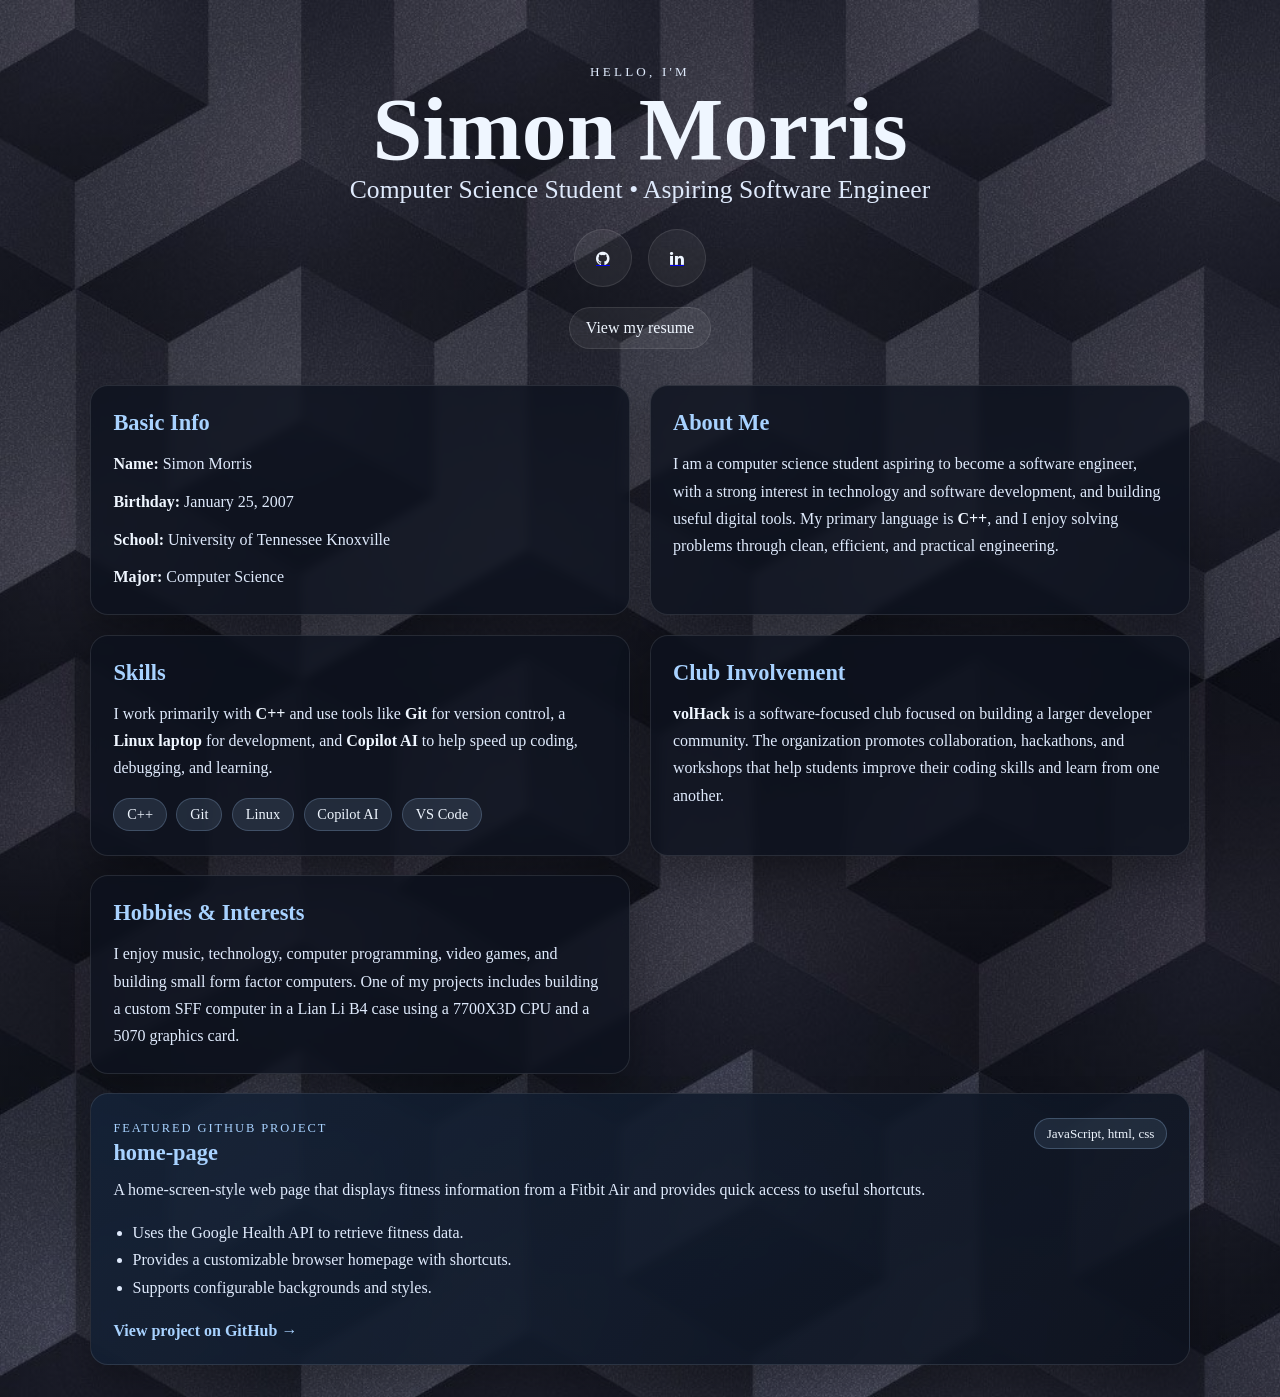
<file: index.html>
<!DOCTYPE html>
<html lang="en">
  <head>
   <meta charset="UTF-8" />
   <meta name="viewport" content="width=device-width, initial-scale=1.0" />
   <title>Simon Morris | Profile</title>
   <link rel="stylesheet" href="./styles/style.css" />
   <link
     rel="stylesheet"
     href="https://cdnjs.cloudflare.com/ajax/libs/font-awesome/4.7.0/css/font-awesome.min.css"
   />
  </head>
  <body>
   <div class="page-shell">
     <header class="hero">
       <p class="eyebrow">Hello, I'm</p>
       <h1>Simon Morris</h1>
       <p class="subtitle">Computer Science Student • Aspiring Software Engineer</p>

       <div class="social-links" aria-label="Social links">
         <a href="https://github.com/Arxie-png" target="_blank" rel="noreferrer" aria-label="GitHub">
           <i class="fa fa-github"></i>
         </a>
         <a href="https://www.linkedin.com/in/simon-morris-4237a4299/" target="_blank" rel="noreferrer" aria-label="LinkedIn">
           <i class="fa fa-linkedin"></i>
         </a>
       </div>
       <a class="resume-link" href="./resume.html">View my resume</a>
     </header>

     <main class="profile-grid">
       <section class="info-box">
         <h2>Basic Info</h2>
         <ul class="details-list">
           <li><span>Name:</span> Simon Morris</li>
           <li><span>Birthday:</span> January 25, 2007</li>
           <li><span>School:</span> University of Tennessee Knoxville</li>
           <li><span>Major:</span> Computer Science</li>
         </ul>
       </section>

       <section class="info-box">
         <h2>About Me</h2>
         <p>
           I am a computer science student aspiring to become a software engineer, with a strong interest in technology and software development,
           and building useful digital tools. My primary language is <strong>C++</strong>, and I enjoy solving
           problems through clean, efficient, and practical engineering.
         </p>
       </section>

       <section class="info-box">
         <h2>Skills</h2>
         <p>
           I work primarily with <strong>C++</strong> and use tools like <strong>Git</strong> for version control,
           a <strong>Linux laptop</strong> for development, and <strong>Copilot AI</strong> to help speed up coding,
           debugging, and learning.
         </p>
         <div class="skill-list" aria-label="Skill tags">
           <span class="skill-tag">C++</span>
           <span class="skill-tag">Git</span>
           <span class="skill-tag">Linux</span>
           <span class="skill-tag">Copilot AI</span>
           <span class="skill-tag">VS Code</span>
         </div>
       </section>

       <section class="info-box">
         <h2>Club Involvement</h2>
         <p>
           <strong>volHack</strong> is a software-focused club focused on building a larger developer community.
           The organization promotes collaboration, hackathons, and workshops that help students improve their
           coding skills and learn from one another.
         </p>
       </section>

       <section class="info-box">
         <h2>Hobbies & Interests</h2>
         <p>
           I enjoy music, technology, computer programming, video games, and building small form factor computers.
           One of my projects includes building a custom SFF computer in a Lian Li B4 case using a 7700X3D CPU
           and a 5070 graphics card.
         </p>
       </section>

       <section class="info-box featured-project">
         <div class="project-heading">
           <div>
             <p class="project-label">Featured GitHub Project</p>
             <h2 id="project-title"></h2>
           </div>
           <span class="project-language" id="project-language"></span>
         </div>
         <p id="project-description"></p>
         <ul class="project-highlights" id="project-highlights"></ul>
         <a
           class="project-link"
           id="project-link"
           target="_blank"
           rel="noreferrer"
         >
           View project on GitHub <span aria-hidden="true">&rarr;</span>
         </a>
       </section>
     </main>
   </div>
   <script src="./project-config.js"></script>
  </body>
</html>
</file>
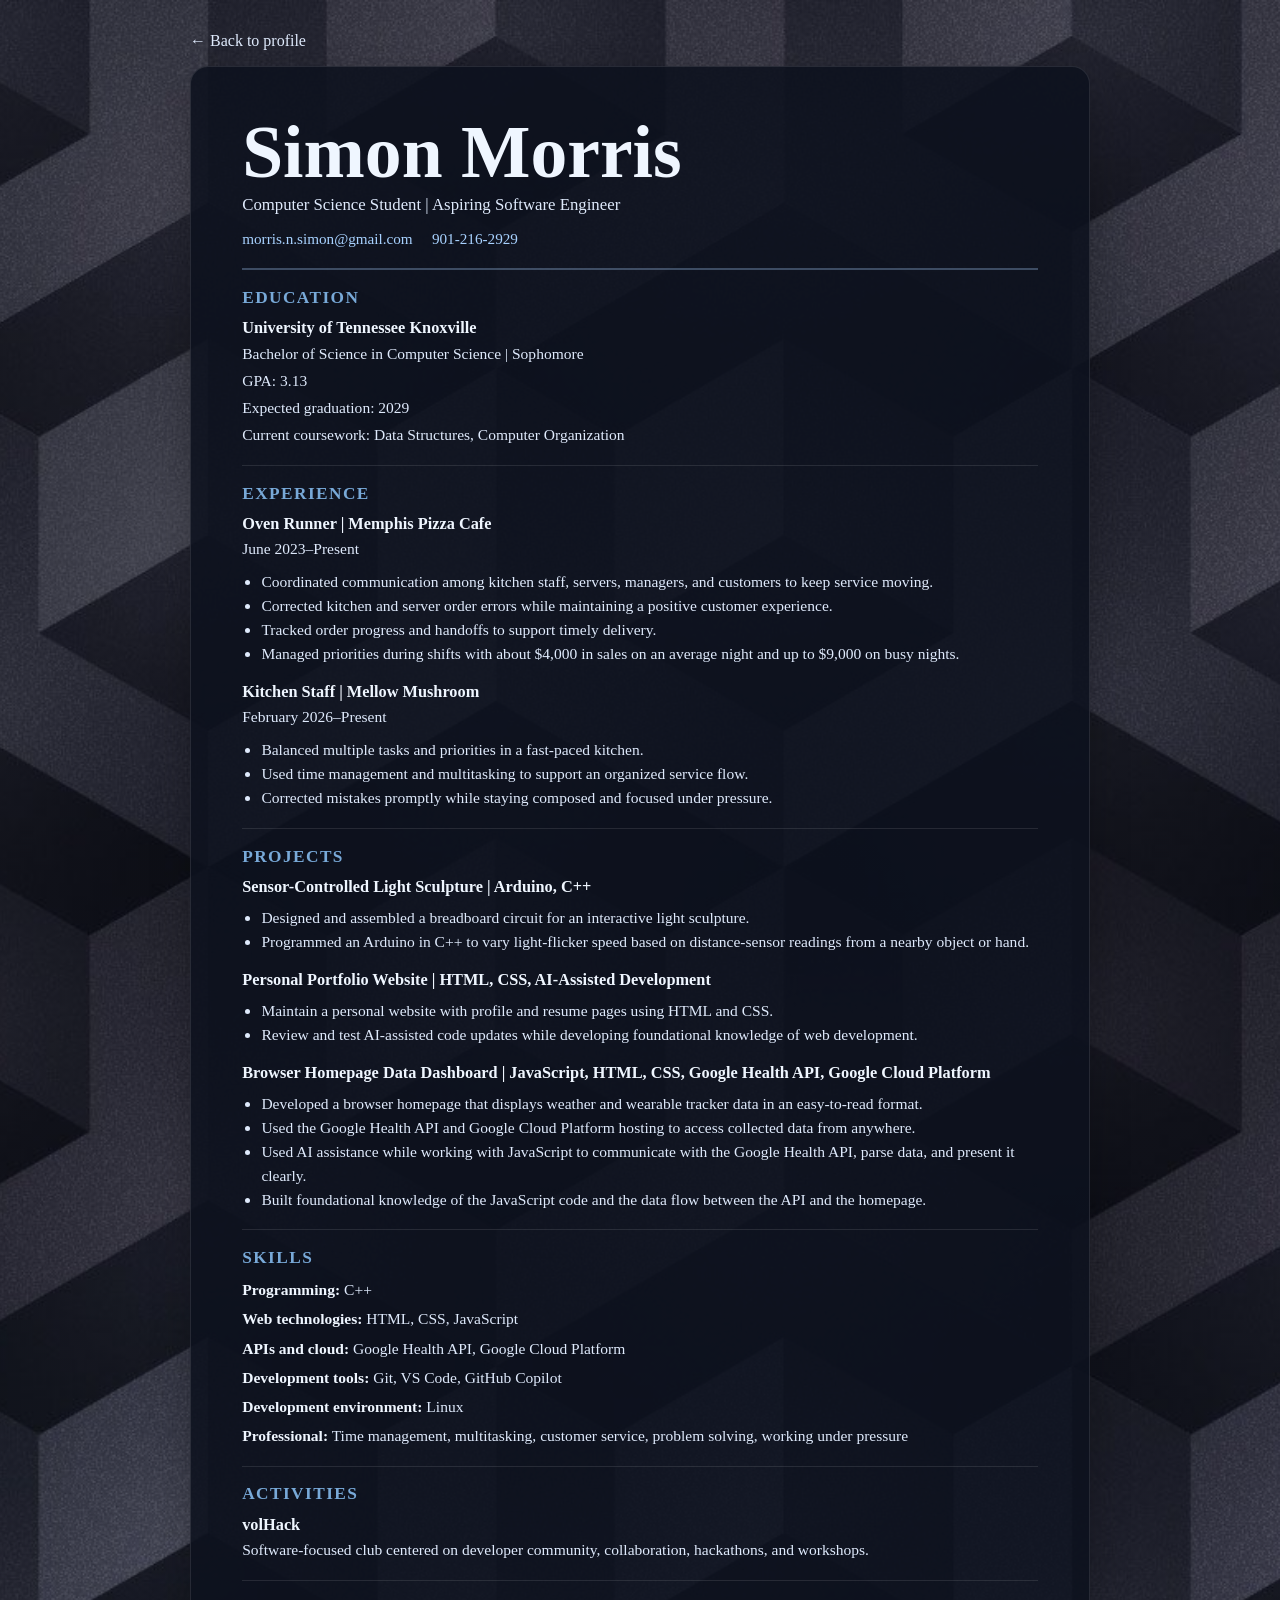
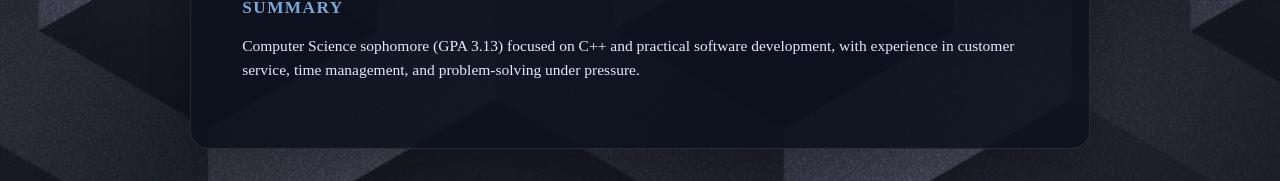
<file: resume.html>
<!DOCTYPE html>
<html lang="en">
  <head>
    <meta charset="UTF-8" />
    <meta name="viewport" content="width=device-width, initial-scale=1.0" />
    <title>Simon Morris | Resume</title>
    <link rel="stylesheet" href="./styles/style.css" />
  </head>
  <body>
    <main class="resume-page">
      <a class="back-link" href="./index.html">&larr; Back to profile</a>

      <article class="resume-sheet">
        <header class="resume-header">
          <h1>Simon Morris</h1>
          <p class="resume-role">Computer Science Student | Aspiring Software Engineer</p>
          <div class="resume-contact">
            <span>morris.n.simon@gmail.com</span>
            <span>901-216-2929</span>
          </div>
        </header>

        <section class="resume-section">
          <h2>Education</h2>
          <div class="resume-entry">
            <h3>University of Tennessee Knoxville</h3>
            <p>Bachelor of Science in Computer Science | Sophomore</p>
            <p>GPA: 3.13</p>
            <p>Expected graduation: 2029</p>
            <p>Current coursework: Data Structures, Computer Organization</p>
          </div>
        </section>

        <section class="resume-section">
          <h2>Experience</h2>
          <div class="resume-entry">
            <h3>Oven Runner | Memphis Pizza Cafe</h3>
            <p class="resume-dates">June 2023–Present</p>
            <ul>
              <li>Coordinated communication among kitchen staff, servers, managers, and customers to keep service moving.</li>
              <li>Corrected kitchen and server order errors while maintaining a positive customer experience.</li>
              <li>Tracked order progress and handoffs to support timely delivery.</li>
              <li>Managed priorities during shifts with about $4,000 in sales on an average night and up to $9,000 on busy nights.</li>
            </ul>
          </div>
          <div class="resume-entry experience-entry">
            <h3>Kitchen Staff | Mellow Mushroom</h3>
            <p class="resume-dates">February 2026–Present</p>
            <ul>
              <li>Balanced multiple tasks and priorities in a fast-paced kitchen.</li>
              <li>Used time management and multitasking to support an organized service flow.</li>
              <li>Corrected mistakes promptly while staying composed and focused under pressure.</li>
            </ul>
          </div>
        </section>

        <section class="resume-section">
          <h2>Projects</h2>
          <div class="resume-entry">
            <h3>Sensor-Controlled Light Sculpture | Arduino, C++</h3>
            <ul>
              <li>Designed and assembled a breadboard circuit for an interactive light sculpture.</li>
              <li>Programmed an Arduino in C++ to vary light-flicker speed based on distance-sensor readings from a nearby object or hand.</li>
            </ul>
          </div>
          <div class="resume-entry experience-entry">
            <h3>Personal Portfolio Website | HTML, CSS, AI-Assisted Development</h3>
            <ul>
              <li>Maintain a personal website with profile and resume pages using HTML and CSS.</li>
              <li>Review and test AI-assisted code updates while developing foundational knowledge of web development.</li>
            </ul>
          </div>
          <div class="resume-entry experience-entry">
            <h3>Browser Homepage Data Dashboard | JavaScript, HTML, CSS, Google Health API, Google Cloud Platform</h3>
            <ul>
              <li>Developed a browser homepage that displays weather and wearable tracker data in an easy-to-read format.</li>
              <li>Used the Google Health API and Google Cloud Platform hosting to access collected data from anywhere.</li>
              <li>Used AI assistance while working with JavaScript to communicate with the Google Health API, parse data, and present it clearly.</li>
              <li>Built foundational knowledge of the JavaScript code and the data flow between the API and the homepage.</li>
            </ul>
          </div>
        </section>

        <section class="resume-section">
          <h2>Skills</h2>
          <div class="resume-skill-groups">
            <p><strong>Programming:</strong> C++</p>
            <p><strong>Web technologies:</strong> HTML, CSS, JavaScript</p>
            <p><strong>APIs and cloud:</strong> Google Health API, Google Cloud Platform</p>
            <p><strong>Development tools:</strong> Git, VS Code, GitHub Copilot</p>
            <p><strong>Development environment:</strong> Linux</p>
            <p><strong>Professional:</strong> Time management, multitasking, customer service, problem solving, working under pressure</p>
          </div>
        </section>

        <section class="resume-section">
          <h2>Activities</h2>
          <div class="resume-entry">
            <h3>volHack</h3>
            <p>Software-focused club centered on developer community, collaboration, hackathons, and workshops.</p>
          </div>
        </section>

        <section class="resume-section resume-summary">
          <h2>Summary</h2>
          <p>
            Computer Science sophomore (GPA 3.13) focused on C++ and practical software development, with
            experience in customer service, time management, and problem-solving under pressure.
          </p>
        </section>
      </article>
    </main>
  </body>
</html>
</file>
<file: styles/style.css>
:root {
 --bg-dark: rgba(8, 9, 18, 0.74);
 --panel-dark: rgba(13, 18, 30, 0.8);
 --panel-soft: rgba(24, 34, 52, 0.78);
 --text-main: #eff6ff;
 --text-soft: #dfeafc;
 --accent: #a8d2ff;
 --border: rgba(255, 255, 255, 0.1);
 --shadow: rgba(0, 0, 0, 0.24);
}

@import url('https://fonts.googleapis.com/css2?family=Libertinus+Serif:ital,wght@0,400;0,600;0,700;1,400;1,600;1,700&family=Lora:ital,wght@0,400..700;1,400..700&display=swap');

* {
 box-sizing: border-box;
}

html,
body {
 min-height: 100%;
 margin: 0;
}

body {
 min-height: 100vh;
 display: flex;
 align-items: center;
 justify-content: center;
 padding: 2rem;
 background-image: linear-gradient(rgba(12, 16, 28, 0.56), rgba(12, 16, 28, 0.56)),
   url('../images/tilingWP.jpg');
 background-repeat: no-repeat;
 background-position: center;
 background-size: cover;
 font-family: 'Lora', serif;
 color: var(--text-main);
}

.page-shell {
 width: min(1100px, 100%);
}

.hero {
 text-align: center;
 padding: 2rem 1.5rem 1rem;
}

.eyebrow {
 margin: 0;
 letter-spacing: 0.2rem;
 text-transform: uppercase;
 color: var(--text-soft);
 font-size: 0.82rem;
}

h1 {
 margin: 0.35rem 0 0.25rem;
 font-size: clamp(3.5rem, 7vw, 7rem);
 line-height: 0.95;
 color: var(--text-main);
 font-family: 'Libertinus Serif', serif;
}

.subtitle {
 margin: 0;
 color: var(--text-soft);
 font-size: clamp(1.1rem, 2vw, 1.6rem);
}

.social-links {
 display: flex;
 justify-content: center;
 gap: 1rem;
 margin-top: 1.5rem;
}

.social-links a {
 display: inline-flex;
 align-items: center;
 justify-content: center;
 width: 58px;
 height: 58px;
 border-radius: 50%;
 background: rgba(255, 255, 255, 0.06);
 border: 1px solid var(--border);
 transition: transform 0.2s ease, background 0.2s ease;
}

.social-links a:hover {
 background: rgba(168, 210, 255, 0.12);
 transform: translateY(-2px);
}

.resume-link,
.back-link {
  color: var(--text-main);
  text-decoration: none;
}

.resume-link {
  display: inline-block;
  margin-top: 1.25rem;
  padding: 0.7rem 1rem;
  border: 1px solid var(--border);
  border-radius: 999px;
  background: rgba(255, 255, 255, 0.06);
  transition: background 0.2s ease, transform 0.2s ease;
}

.resume-link:hover {
  background: rgba(168, 210, 255, 0.14);
  transform: translateY(-2px);
}

.fa {
 color: var(--text-main);
 font-size: 1.8rem;
}

.profile-grid {
 display: grid;
 grid-template-columns: repeat(2, minmax(250px, 1fr));
 gap: 1.2rem;
 margin-top: 1.25rem;
}

.info-box {
 background: var(--panel-dark);
 border: 1px solid var(--border);
 border-radius: 18px;
 padding: 1.5rem 1.4rem;
 box-shadow: 0 18px 35px var(--shadow);
 backdrop-filter: blur(4px);
}

.info-box h2 {
 margin: 0 0 0.9rem;
 color: var(--accent);
 font-size: 1.4rem;
 font-family: 'Libertinus Serif', serif;
}

.info-box p,
.details-list li {
 color: var(--text-soft);
 line-height: 1.7;
 font-size: 1rem;
 margin: 0;
}

.details-list {
 list-style: none;
 padding: 0;
 margin: 0;
 display: grid;
 gap: 0.65rem;
}

.details-list span {
 color: var(--text-main);
 font-weight: 700;
}

.skill-list {
 display: flex;
 flex-wrap: wrap;
 gap: 0.6rem;
 margin-top: 1rem;
}

.skill-tag {
 display: inline-block;
 background: rgba(168, 210, 255, 0.12);
 border: 1px solid rgba(168, 210, 255, 0.22);
 border-radius: 999px;
 padding: 0.45rem 0.8rem;
 color: var(--text-main);
 font-size: 0.9rem;
}

strong {
 color: var(--text-main);
}

.featured-project {
  grid-column: 1 / -1;
  background: linear-gradient(135deg, rgba(20, 34, 55, 0.9), rgba(13, 18, 30, 0.88));
}

.project-heading {
  display: flex;
  align-items: flex-start;
  justify-content: space-between;
  gap: 1rem;
}

.project-label {
  margin: 0 0 0.35rem;
  color: var(--accent) !important;
  font-size: 0.78rem !important;
  letter-spacing: 0.12rem;
  text-transform: uppercase;
}

.project-heading h2 {
  margin-bottom: 0.65rem;
}

.project-language {
  flex-shrink: 0;
  padding: 0.4rem 0.7rem;
  border: 1px solid rgba(168, 210, 255, 0.24);
  border-radius: 999px;
  color: var(--text-main);
  background: rgba(168, 210, 255, 0.1);
  font-size: 0.82rem;
}

.project-highlights {
  margin: 1rem 0;
  padding-left: 1.2rem;
  color: var(--text-soft);
  line-height: 1.7;
}

.project-link {
  display: inline-block;
  margin-top: 0.35rem;
  color: var(--accent);
  font-weight: 700;
  text-decoration: none;
}

.project-link:hover {
  color: var(--text-main);
}

.resume-page {
  width: min(900px, 100%);
  margin: 0 auto;
}

.back-link {
  display: inline-block;
  margin-bottom: 1rem;
  color: var(--text-soft);
}

.back-link:hover,
.resume-contact a:hover {
  color: var(--accent);
}

.resume-sheet {
  padding: clamp(1.5rem, 4vw, 3.5rem);
  background: rgba(13, 18, 30, 0.88);
  border: 1px solid var(--border);
  border-radius: 18px;
  box-shadow: 0 20px 40px var(--shadow);
}

.resume-header {
  padding: 0 0 1.3rem;
  border-bottom: 2px solid rgba(168, 210, 255, 0.3);
}

.resume-header h1 {
  margin-top: 0;
  font-size: clamp(2.8rem, 6vw, 4.6rem);
}

.resume-role {
  margin: 0.45rem 0 0.9rem;
  color: var(--text-soft);
  font-size: 1.05rem;
}

.resume-contact {
  display: flex;
  flex-wrap: wrap;
  gap: 0.45rem 1.2rem;
  font-size: 0.95rem;
}

.resume-contact a,
.resume-contact span {
  color: var(--accent);
}

.resume-section {
  padding: 1.1rem 0;
  border-bottom: 1px solid var(--border);
}

.resume-section:last-child {
  border-bottom: 0;
  padding-bottom: 0;
}

.resume-section h2 {
  margin: 0 0 0.65rem;
  color: #78a9d8;
  font-family: 'Lora', serif;
  font-size: 1.08rem;
  letter-spacing: 0.09rem;
  text-transform: uppercase;
}

.resume-section p,
.resume-entry li {
  color: var(--text-soft);
  line-height: 1.55;
  font-size: 0.97rem;
}

.resume-entry h3 {
  margin: 0;
  color: var(--text-main);
  font-size: 1.02rem;
}

.resume-entry p {
  margin: 0.2rem 0 0;
}

.experience-entry {
  margin-top: 1rem;
}

.resume-entry ul {
  margin: 0.55rem 0 0;
  padding-left: 1.2rem;
}

.resume-skill-groups {
  display: grid;
  gap: 0.32rem;
}

.resume-skill-groups p {
  margin: 0;
}

.resume-skill-groups strong {
  color: var(--text-main);
}

@media (max-width: 760px) {
 .profile-grid {
   grid-template-columns: 1fr;
 }

 .project-heading {
   display: block;
 }

 .project-language {
   display: inline-block;
   margin-top: 0.3rem;
 }
}

@media (max-width: 640px) {
 body {
   padding: 1.25rem;
 }

 .info-box {
   padding: 1.2rem 1rem;
 }

 .social-links a {
   width: 48px;
   height: 48px;
 }
}

@media print {
 @page {
   margin: 0.32in;
   size: letter;
 }

 body {
   display: block;
   min-height: auto;
   padding: 0;
   background: #fff;
   color: #111;
 }

 .back-link {
   display: none;
 }

 .resume-page {
   width: 100%;
 }

 .resume-sheet {
   padding: 0;
   background: #fff;
   border: 0;
   border-radius: 0;
   box-shadow: none;
 }

 .resume-header,
 .resume-section {
   border-color: #c9cdd4;
 }

 .resume-header {
   padding-bottom: 0.75rem;
 }

 .resume-header h1 {
   font-size: 3.4rem;
 }

 .resume-role {
   margin: 0.25rem 0 0.6rem;
   font-size: 1rem;
 }

 .resume-section {
   padding: 0.2rem 0;
 }

 .resume-section h2 {
   margin-bottom: 0.2rem;
   font-size: 0.88rem;
 }

 .resume-section p,
 .resume-entry li {
   font-size: 0.76rem;
   line-height: 1.15;
 }

 .resume-entry ul {
   margin-top: 0.15rem;
 }

 .experience-entry {
   margin-top: 0.38rem;
 }

 .resume-entry h3 {
   font-size: 0.84rem;
 }

 .eyebrow,
 .resume-role,
 .resume-section p,
 .resume-entry li {
   color: #333;
 }

 .resume-header h1,
 .resume-entry h3 {
   color: #111;
 }

 .resume-section h2 {
   color: #173b63;
 }

 .resume-contact a,
 .resume-contact span {
   color: #315f8f;
 }

 .resume-skill-groups strong {
   color: #111;
 }
}
</file>
